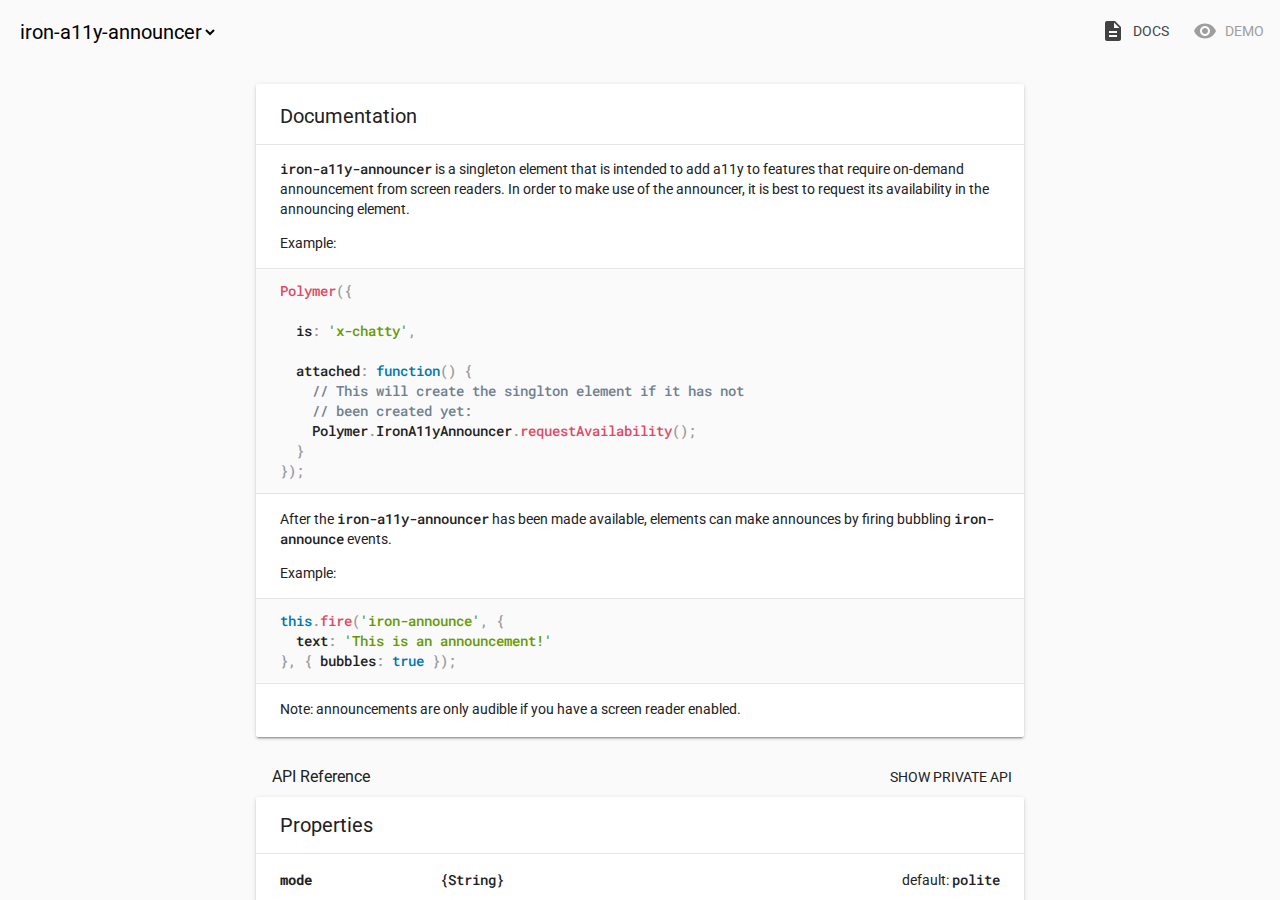
<file: app/bower_components/iron-a11y-announcer/index.html>
<!doctype html>
<!--
@license
Copyright (c) 2015 The Polymer Project Authors. All rights reserved.
This code may only be used under the BSD style license found at http://polymer.github.io/LICENSE.txt
The complete set of authors may be found at http://polymer.github.io/AUTHORS.txt
The complete set of contributors may be found at http://polymer.github.io/CONTRIBUTORS.txt
Code distributed by Google as part of the polymer project is also
subject to an additional IP rights grant found at http://polymer.github.io/PATENTS.txt
-->

<html>
<head>

  <title>iron-a11y-announcer</title>
  <meta charset="utf-8">
  <meta name="viewport" content="width=device-width, initial-scale=1.0">

  <script src="../webcomponentsjs/webcomponents-lite.js"></script>
  <link rel="import" href="../iron-component-page/iron-component-page.html">

</head>
<body>

  <iron-component-page></iron-component-page>

</body>
</html>
</file>
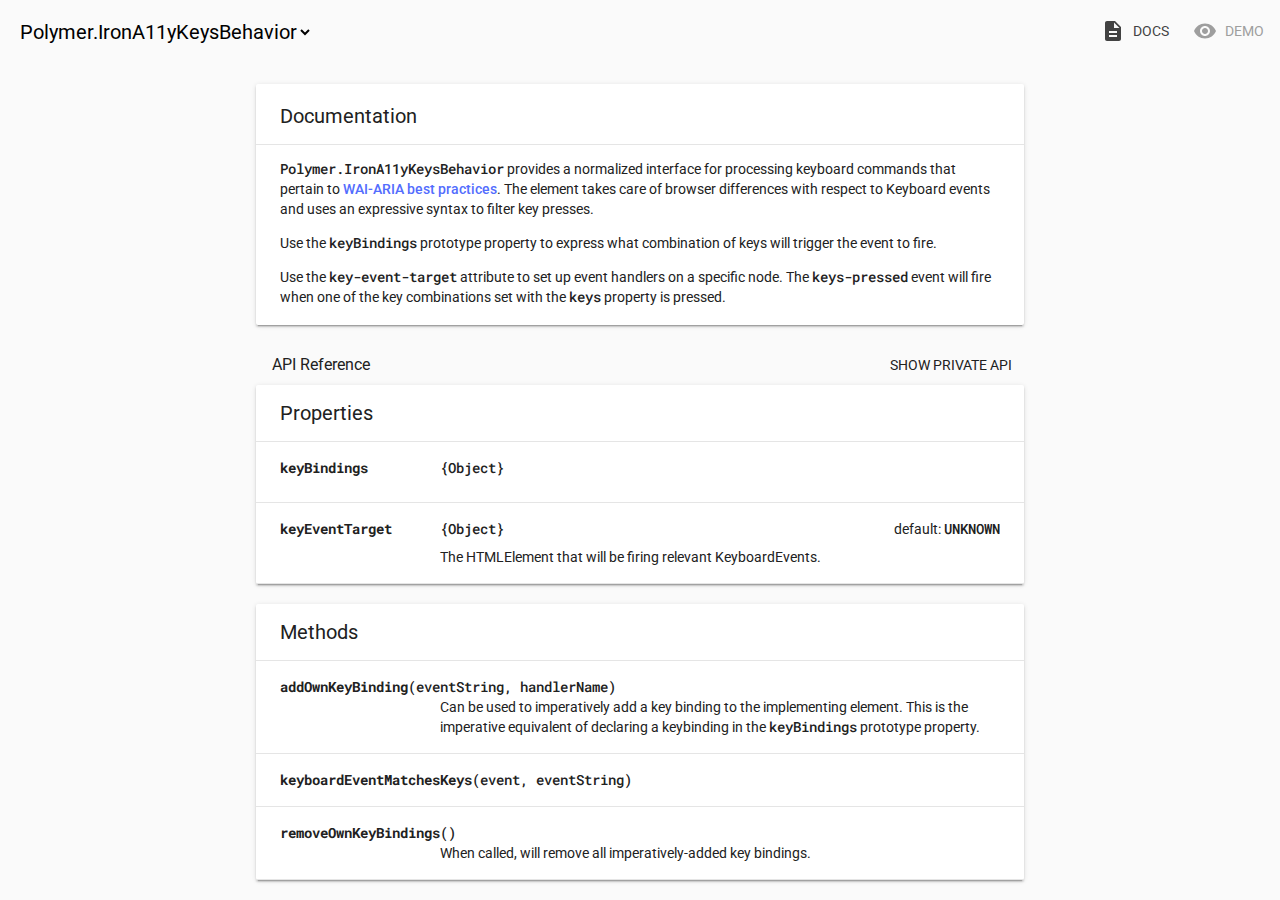
<file: app/bower_components/iron-a11y-keys-behavior/index.html>
<!doctype html>
<!--
@license
Copyright (c) 2015 The Polymer Project Authors. All rights reserved.
This code may only be used under the BSD style license found at http://polymer.github.io/LICENSE
The complete set of authors may be found at http://polymer.github.io/AUTHORS
The complete set of contributors may be found at http://polymer.github.io/CONTRIBUTORS
Code distributed by Google as part of the polymer project is also
subject to an additional IP rights grant found at http://polymer.github.io/PATENTS
-->
<html>
<head>

  <title>iron-a11y-keys-behavior</title>
  <script src="../webcomponentsjs/webcomponents-lite.js"></script>
  <link rel="import" href="../iron-component-page/iron-component-page.html">

</head>
<body>

  <iron-component-page></iron-component-page>

</body>
</html>
</file>
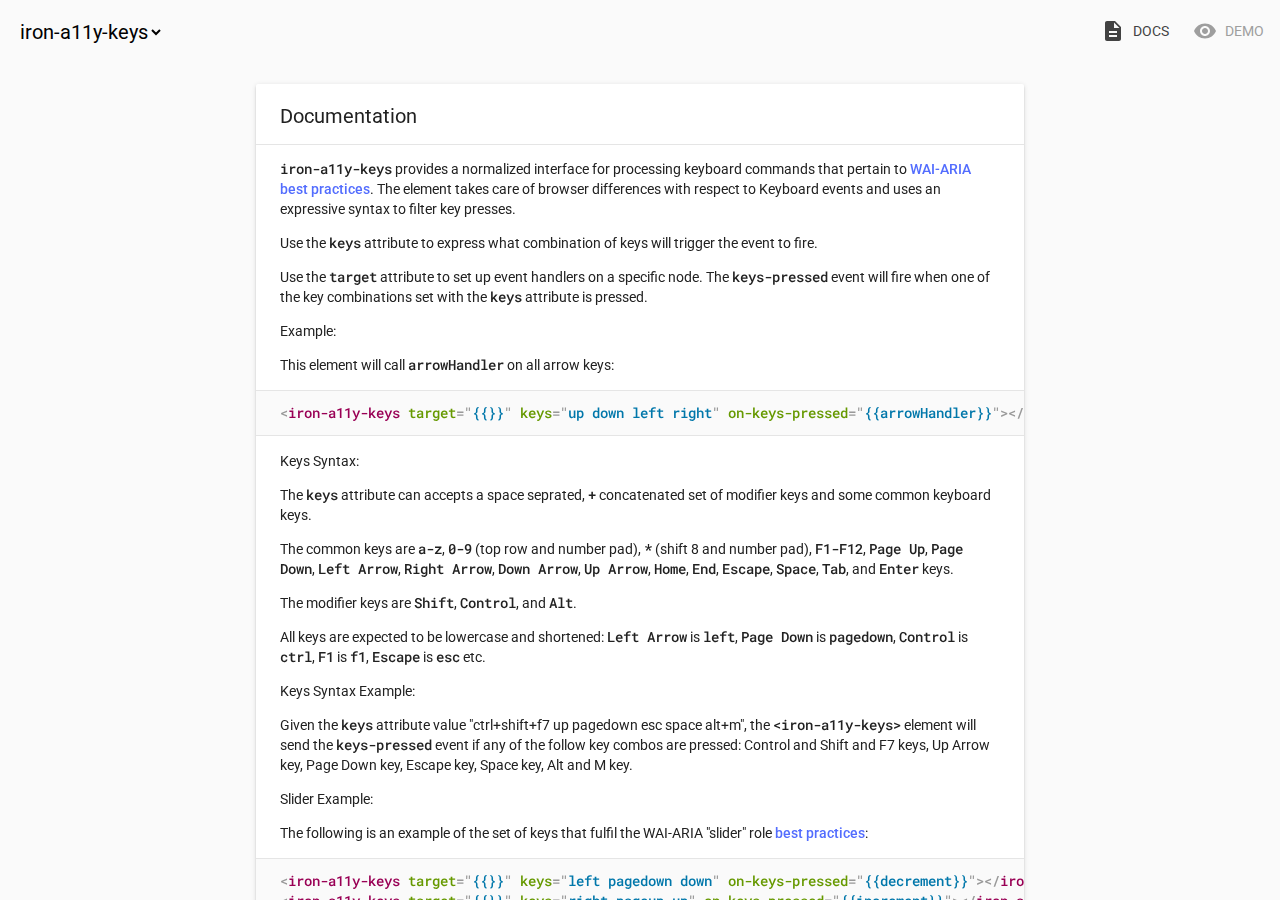
<file: app/bower_components/iron-a11y-keys/index.html>
<!doctype html>
<!--
@license
Copyright (c) 2015 The Polymer Project Authors. All rights reserved.
This code may only be used under the BSD style license found at http://polymer.github.io/LICENSE
The complete set of authors may be found at http://polymer.github.io/AUTHORS
The complete set of contributors may be found at http://polymer.github.io/CONTRIBUTORS
Code distributed by Google as part of the polymer project is also
subject to an additional IP rights grant found at http://polymer.github.io/PATENTS
-->
<html>
<head>

  <title>iron-a11y-keys</title>
  <script src="../webcomponentsjs/webcomponents-lite.js"></script>
  <link rel="import" href="../iron-component-page/iron-component-page.html">

</head>
<body>

  <iron-component-page></iron-component-page>

</body>
</html>
</file>
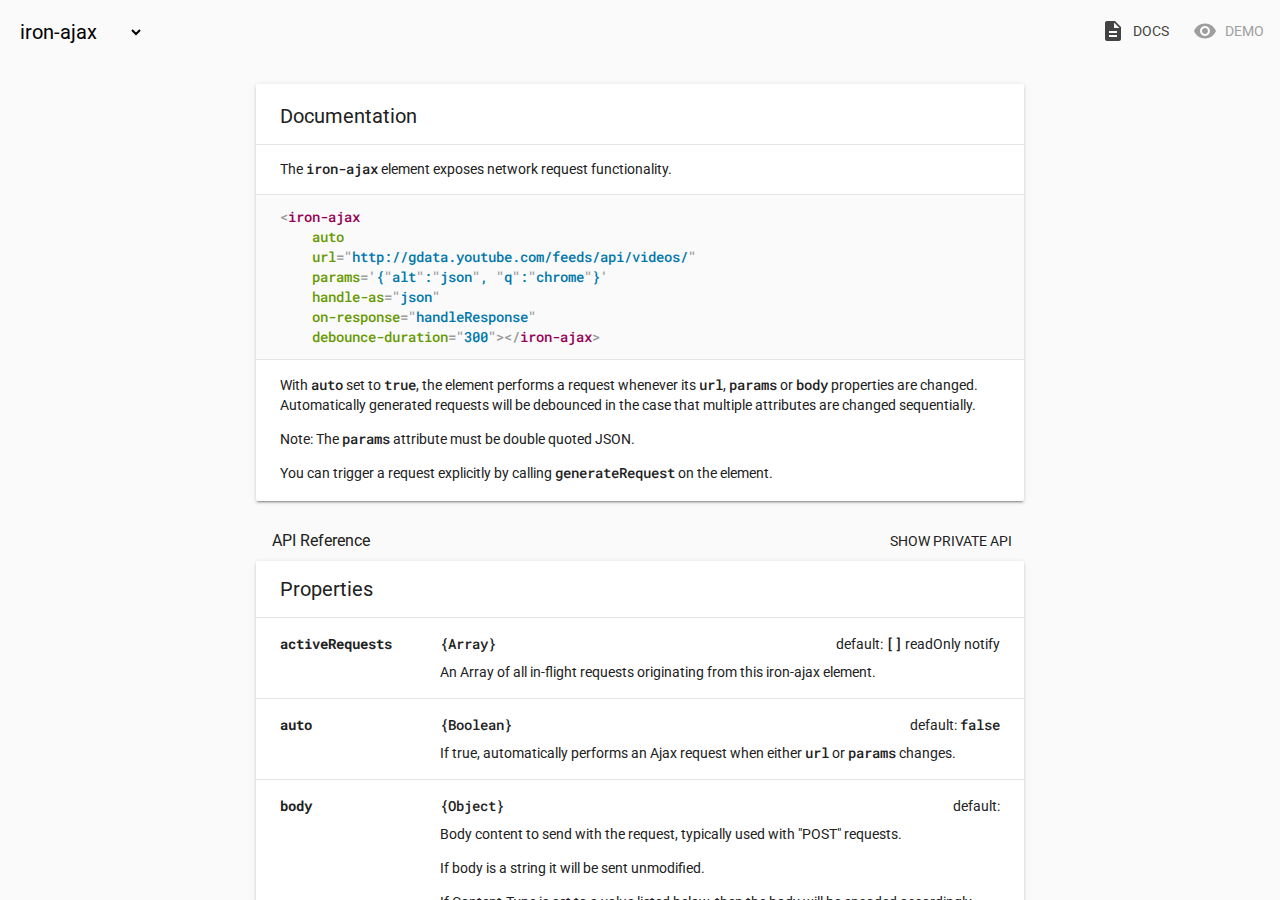
<file: app/bower_components/iron-ajax/index.html>
<!doctype html>
<!--
Copyright (c) 2015 The Polymer Project Authors. All rights reserved.
This code may only be used under the BSD style license found at http://polymer.github.io/LICENSE
The complete set of authors may be found at http://polymer.github.io/AUTHORS
The complete set of contributors may be found at http://polymer.github.io/CONTRIBUTORS
Code distributed by Google as part of the polymer project is also
subject to an additional IP rights grant found at http://polymer.github.io/PATENTS
-->
<html>
<head>

  <title>iron-ajax</title>
  <meta charset="utf-8">
  <meta name="viewport" content="width=device-width, initial-scale=1.0">

  <script src="../webcomponentsjs/webcomponents-lite.js"></script>
  <link rel="import" href="../iron-component-page/iron-component-page.html">

</head>
<body>

  <iron-component-page></iron-component-page>

</body>
</html>
</file>
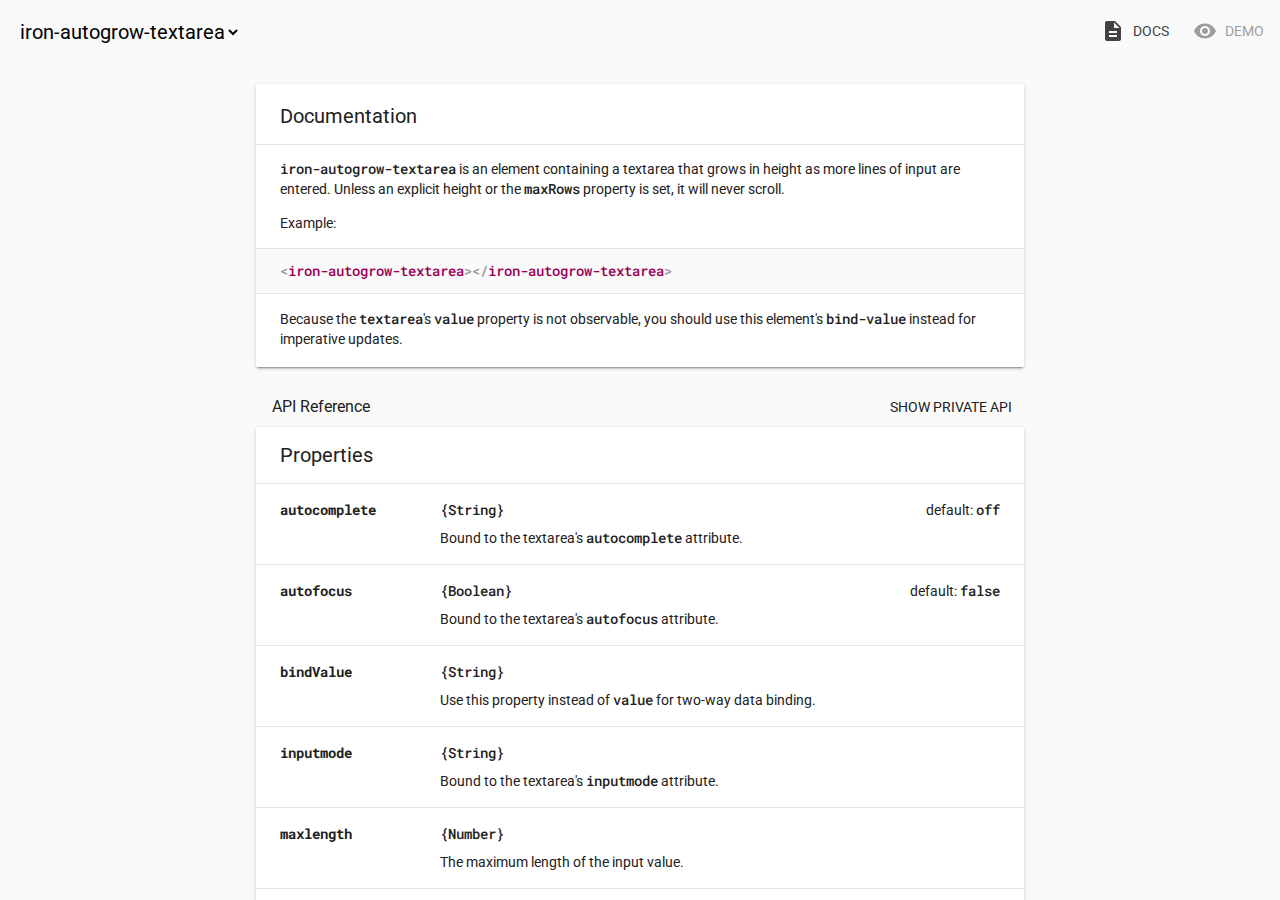
<file: app/bower_components/iron-autogrow-textarea/index.html>
<!doctype html>
<!--
@license
Copyright (c) 2015 The Polymer Project Authors. All rights reserved.
This code may only be used under the BSD style license found at http://polymer.github.io/LICENSE.txt
The complete set of authors may be found at http://polymer.github.io/AUTHORS.txt
The complete set of contributors may be found at http://polymer.github.io/CONTRIBUTORS.txt
Code distributed by Google as part of the polymer project is also
subject to an additional IP rights grant found at http://polymer.github.io/PATENTS.txt
-->
<html>
  <head>

    <meta charset="utf-8">
    <meta name="viewport" content="width=device-width, minimum-scale=1.0, initial-scale=1.0, user-scalable=yes">

    <title>iron-autogrow-textarea</title>

    <script src="../webcomponentsjs/webcomponents-lite.js"></script>

    <link rel="import" href="../polymer/polymer.html">
    <link rel="import" href="../iron-component-page/iron-component-page.html">

  </head>
  <body>

    <iron-component-page></iron-component-page>

  </body>
</html>
</file>
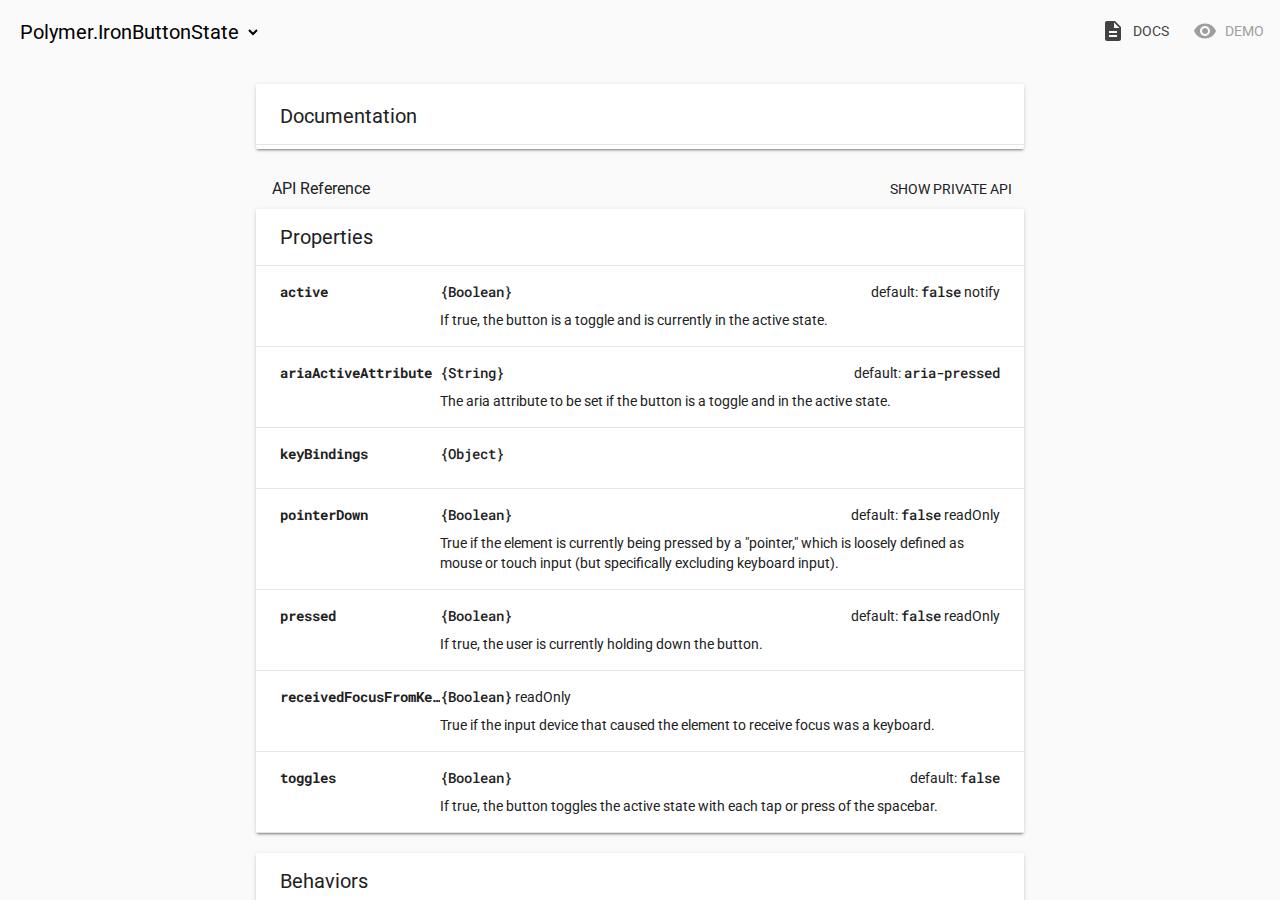
<file: app/bower_components/iron-behaviors/index.html>
<!doctype html>
<!--
@license
Copyright (c) 2015 The Polymer Project Authors. All rights reserved.
This code may only be used under the BSD style license found at http://polymer.github.io/LICENSE.txt
The complete set of authors may be found at http://polymer.github.io/AUTHORS.txt
The complete set of contributors may be found at http://polymer.github.io/CONTRIBUTORS.txt
Code distributed by Google as part of the polymer project is also
subject to an additional IP rights grant found at http://polymer.github.io/PATENTS.txt
-->
<html>
<head>

  <title>Iron Behaviors</title>
  <meta charset="utf-8">
  <meta name="viewport" content="width=device-width, initial-scale=1.0">

  <script src="../webcomponentsjs/webcomponents-lite.js"></script>
  <link rel="import" href="../iron-component-page/iron-component-page.html">

</head>
<body>

  <iron-component-page src="iron-button-state.html"></iron-component-page>

</body>
</html>
</file>
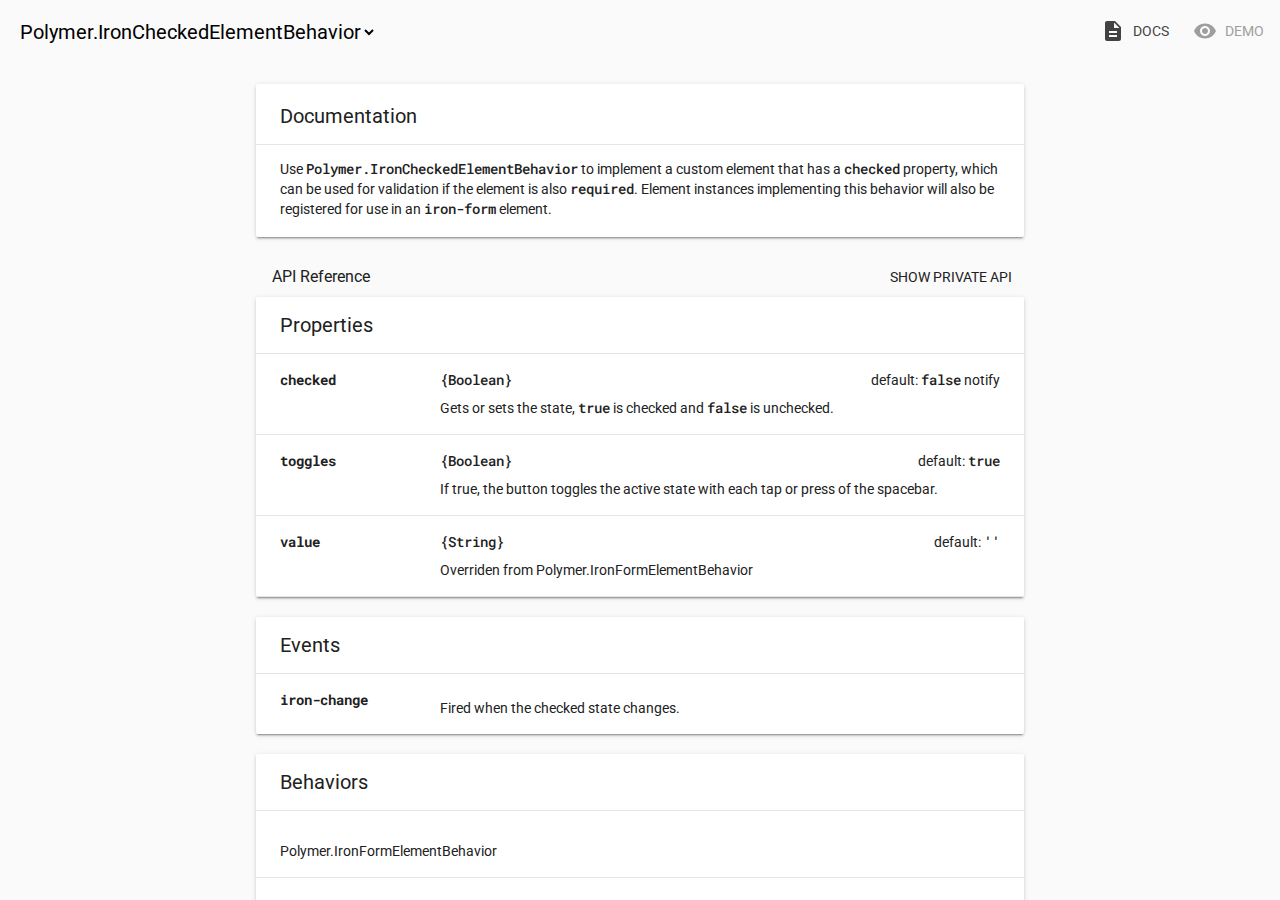
<file: app/bower_components/iron-checked-element-behavior/index.html>
<!doctype html>
<!--
@license
Copyright (c) 2015 The Polymer Project Authors. All rights reserved.
This code may only be used under the BSD style license found at http://polymer.github.io/LICENSE.txt
The complete set of authors may be found at http://polymer.github.io/AUTHORS.txt
The complete set of contributors may be found at http://polymer.github.io/CONTRIBUTORS.txt
Code distributed by Google as part of the polymer project is also
subject to an additional IP rights grant found at http://polymer.github.io/PATENTS.txt
-->
<html>
<head>

  <meta charset="utf-8">
  <meta name="viewport" content="width=device-width, minimum-scale=1.0, initial-scale=1.0, user-scalable=yes">

  <title>iron-checked-element-behavior</title>

  <script src="../webcomponentsjs/webcomponents-lite.js"></script>

  <link rel="import" href="../polymer/polymer.html">
  <link rel="import" href="../iron-component-page/iron-component-page.html">

</head>
<body>

  <iron-component-page></iron-component-page>

</body>
</html>
</file>
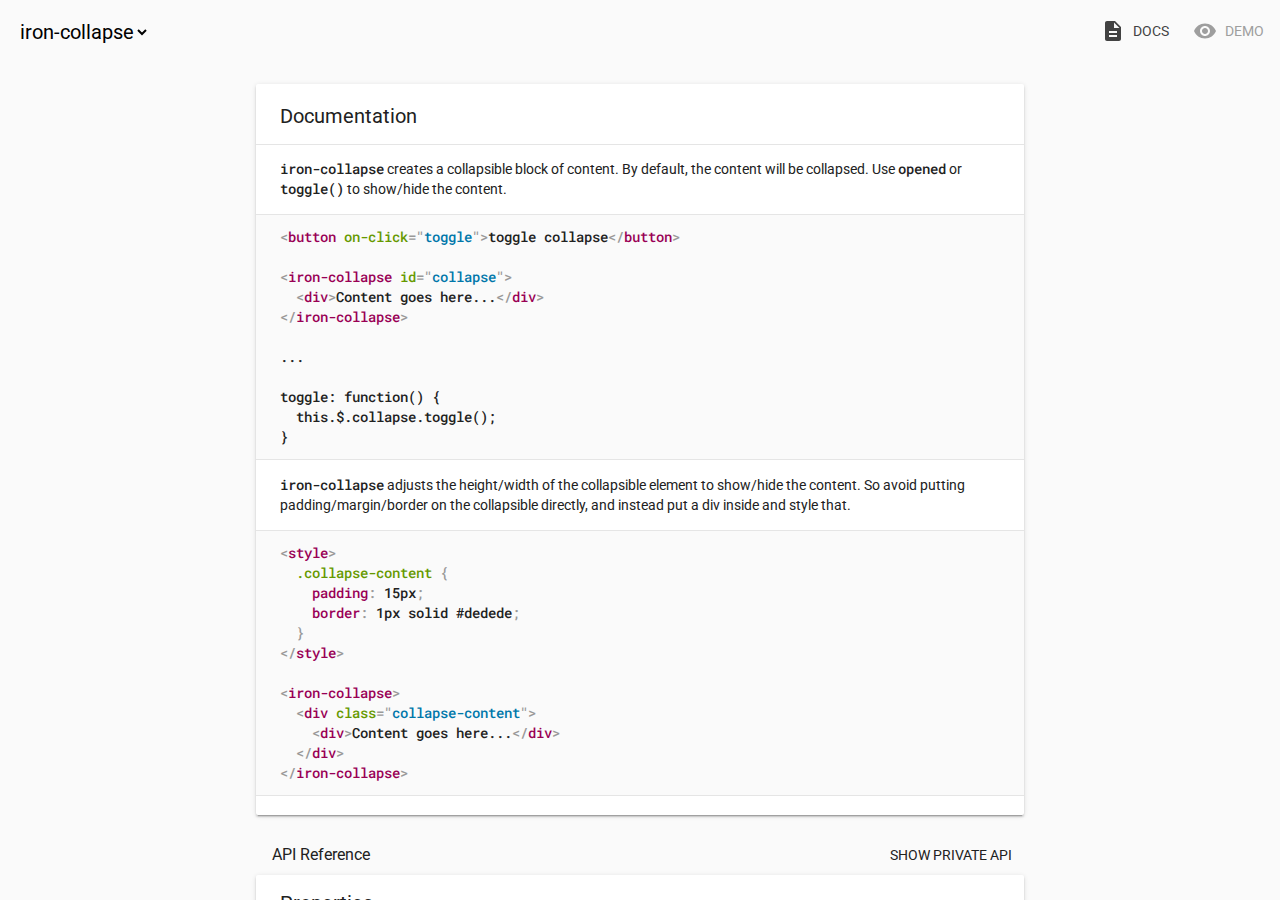
<file: app/bower_components/iron-collapse/index.html>
<!doctype html>
<!--
@license
Copyright (c) 2015 The Polymer Project Authors. All rights reserved.
This code may only be used under the BSD style license found at http://polymer.github.io/LICENSE.txt
The complete set of authors may be found at http://polymer.github.io/AUTHORS.txt
The complete set of contributors may be found at http://polymer.github.io/CONTRIBUTORS.txt
Code distributed by Google as part of the polymer project is also
subject to an additional IP rights grant found at http://polymer.github.io/PATENTS.txt
-->

<html>
  <head>

    <meta charset="utf-8">
    <meta name="viewport" content="width=device-width, minimum-scale=1.0, initial-scale=1.0, user-scalable=yes">

    <title>iron-collapse</title>

    <script src="../webcomponentsjs/webcomponents-lite.js"></script>

    <link rel="import" href="../polymer/polymer.html">
    <link rel="import" href="../iron-component-page/iron-component-page.html">

  </head>
  <body>

    <iron-component-page></iron-component-page>

  </body>
</html>
</file>
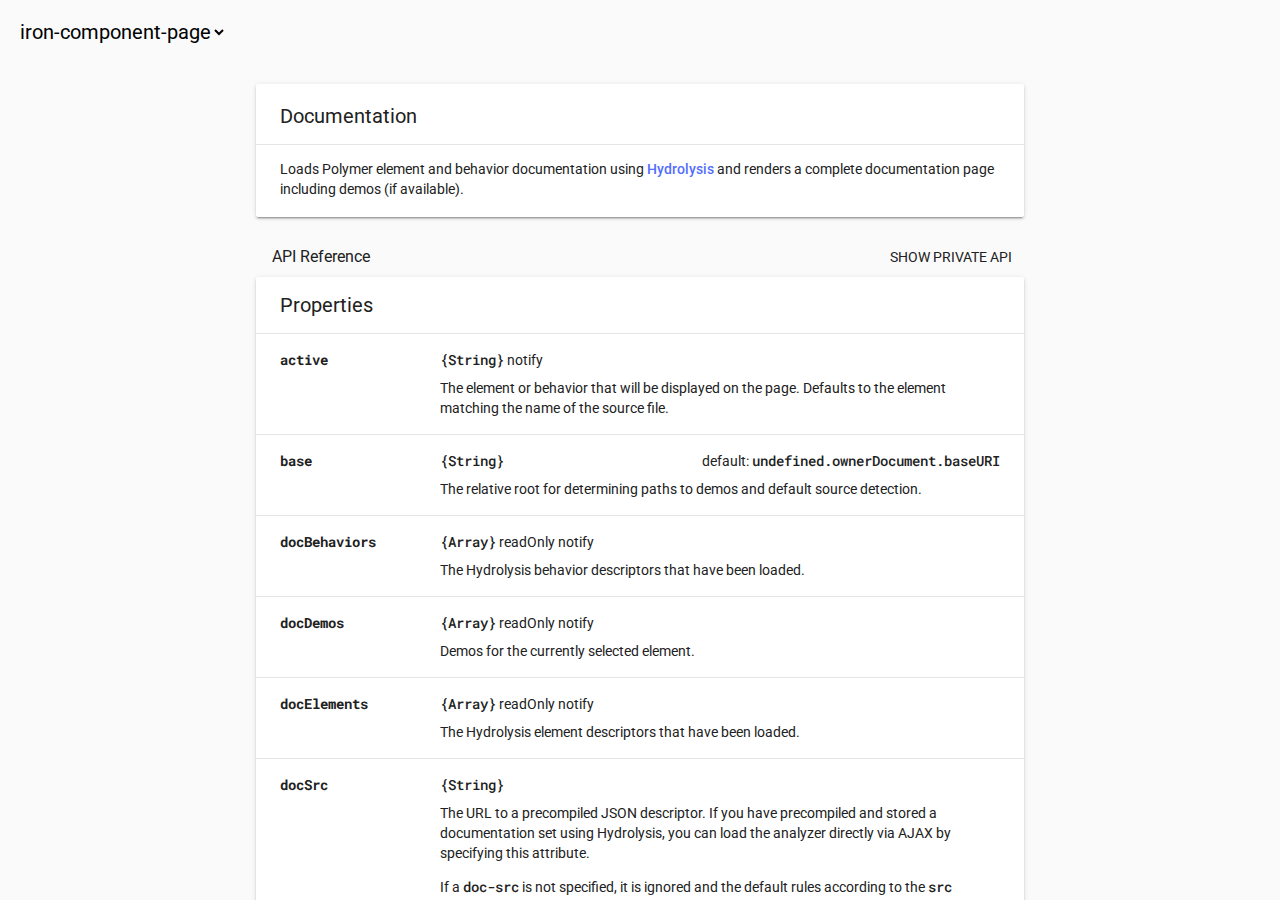
<file: app/bower_components/iron-component-page/index.html>
<!doctype html>
<!--
@license
Copyright (c) 2015 The Polymer Project Authors. All rights reserved.
This code may only be used under the BSD style license found at http://polymer.github.io/LICENSE
The complete set of authors may be found at http://polymer.github.io/AUTHORS
The complete set of contributors may be found at http://polymer.github.io/CONTRIBUTORS
Code distributed by Google as part of the polymer project is also
subject to an additional IP rights grant found at http://polymer.github.io/PATENTS
-->
<html>
<head>

  <meta charset="utf-8">
  <meta name="viewport" content="width=device-width, initial-scale=1.0">

  <script src="../webcomponentsjs/webcomponents-lite.js"></script>
  <link rel="import" href="../iron-component-page/iron-component-page.html">
</head>
<body>

  <iron-component-page></iron-component-page>

</body>
</html>
</file>
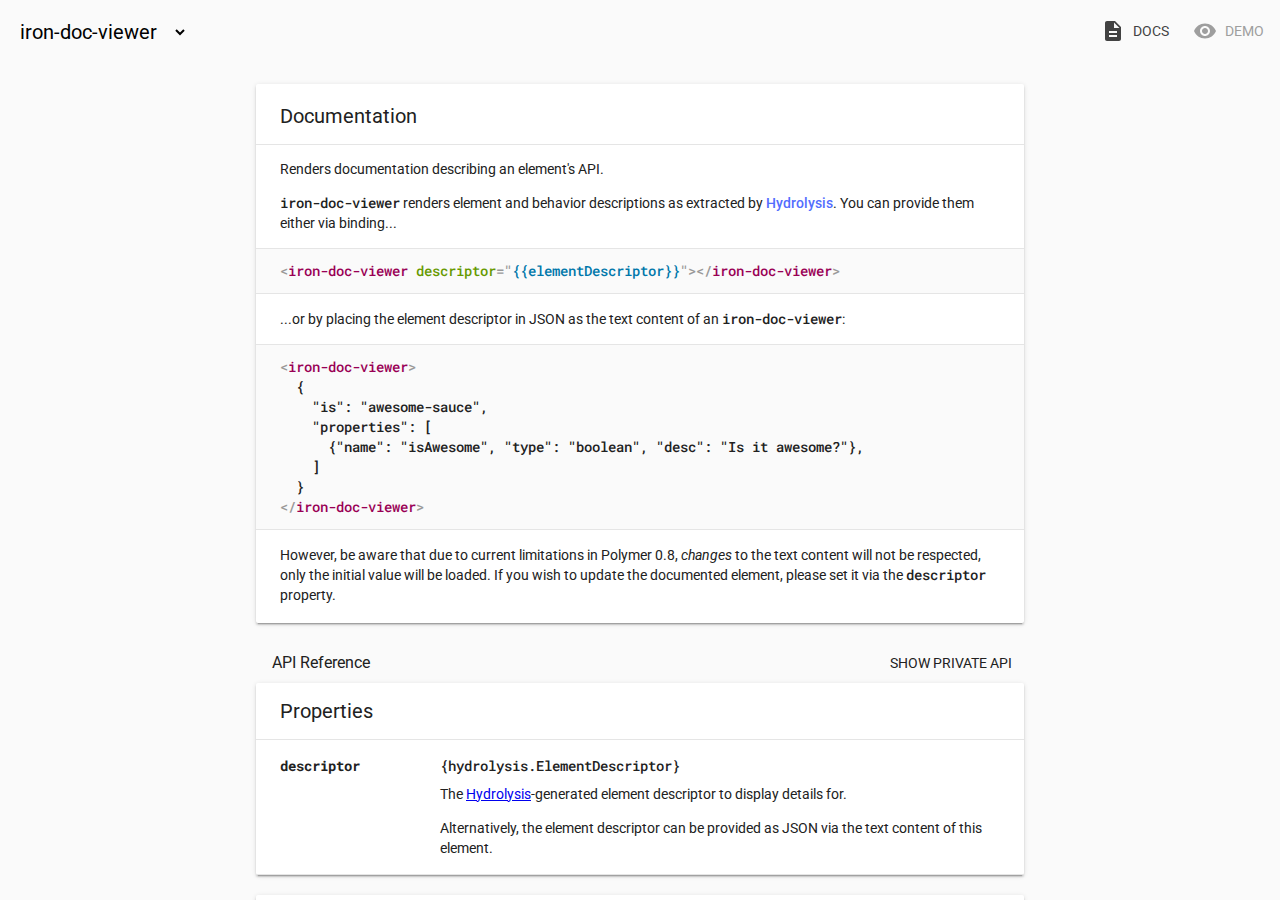
<file: app/bower_components/iron-doc-viewer/index.html>
<!doctype html>
<!--
Copyright (c) 2014 The Polymer Project Authors. All rights reserved.
This code may only be used under the BSD style license found at http://polymer.github.io/LICENSE
The complete set of authors may be found at http://polymer.github.io/AUTHORS
The complete set of contributors may be found at http://polymer.github.io/CONTRIBUTORS
Code distributed by Google as part of the polymer project is also
subject to an additional IP rights grant found at http://polymer.github.io/PATENTS
-->
<html>
<head>

  <meta charset="utf-8">
  <meta name="viewport" content="width=device-width, initial-scale=1.0">

  <script src="../webcomponentsjs/webcomponents-lite.js"></script>
  <link rel="import" href="../iron-component-page/iron-component-page.html">

</head>
<body>

  <iron-component-page></iron-component-page>

</body>
</html>
</file>
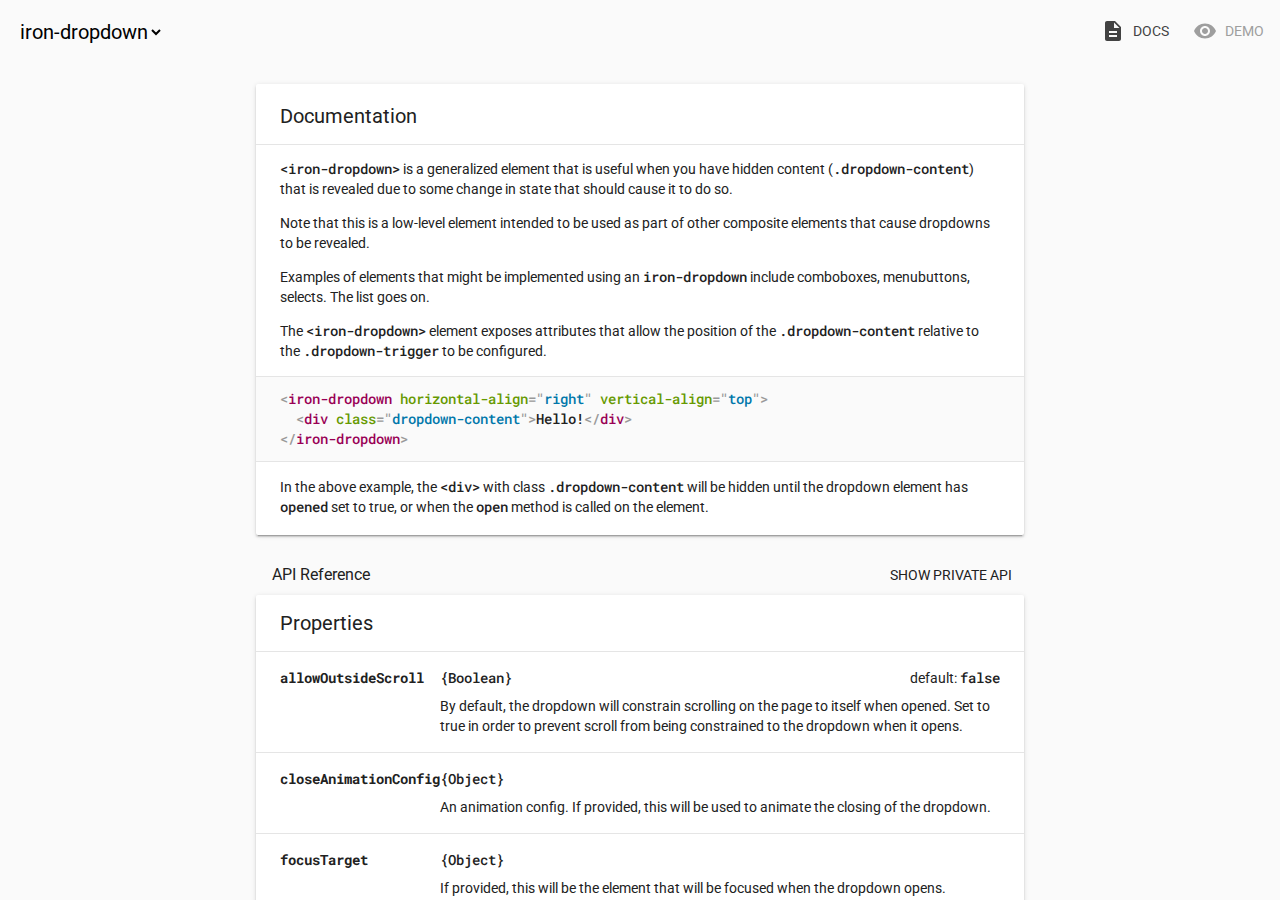
<file: app/bower_components/iron-dropdown/index.html>
<!doctype html>
<!--
@license
Copyright (c) 2015 The Polymer Project Authors. All rights reserved.
This code may only be used under the BSD style license found at http://polymer.github.io/LICENSE
The complete set of authors may be found at http://polymer.github.io/AUTHORS
The complete set of contributors may be found at http://polymer.github.io/CONTRIBUTORS
Code distributed by Google as part of the polymer project is also
subject to an additional IP rights grant found at http://polymer.github.io/PATENTS
-->
<html>
<head>

  <title>iron-dropdown</title>
  <script src="../webcomponentsjs/webcomponents-lite.js"></script>
  <link rel="import" href="../iron-component-page/iron-component-page.html">

</head>
<body>

  <iron-component-page></iron-component-page>

</body>
</html>
</file>
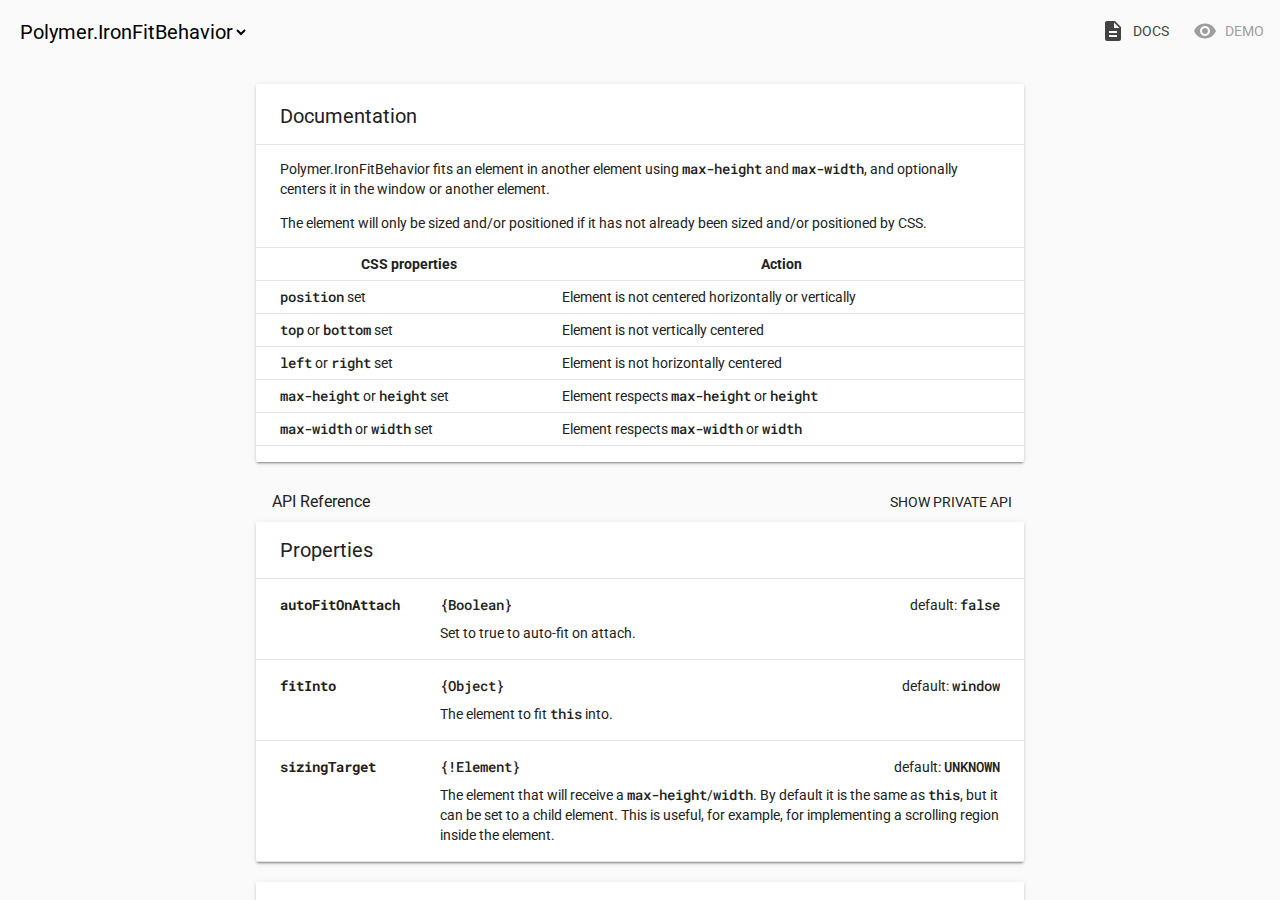
<file: app/bower_components/iron-fit-behavior/index.html>
<!doctype html>
<!--
@license
Copyright (c) 2015 The Polymer Project Authors. All rights reserved.
This code may only be used under the BSD style license found at http://polymer.github.io/LICENSE.txt
The complete set of authors may be found at http://polymer.github.io/AUTHORS.txt
The complete set of contributors may be found at http://polymer.github.io/CONTRIBUTORS.txt
Code distributed by Google as part of the polymer project is also
subject to an additional IP rights grant found at http://polymer.github.io/PATENTS.txt
-->
<html>
<head>

  <meta charset="utf-8">
  <meta name="viewport" content="width=device-width, minimum-scale=1.0, initial-scale=1.0, user-scalable=yes">

  <title>iron-fit-behavior</title>

  <script src="../webcomponentsjs/webcomponents-lite.js"></script>

  <link rel="import" href="../polymer/polymer.html">
  <link rel="import" href="../iron-component-page/iron-component-page.html">

</head>
<body>

  <iron-component-page></iron-component-page>

</body>
</html>
</file>
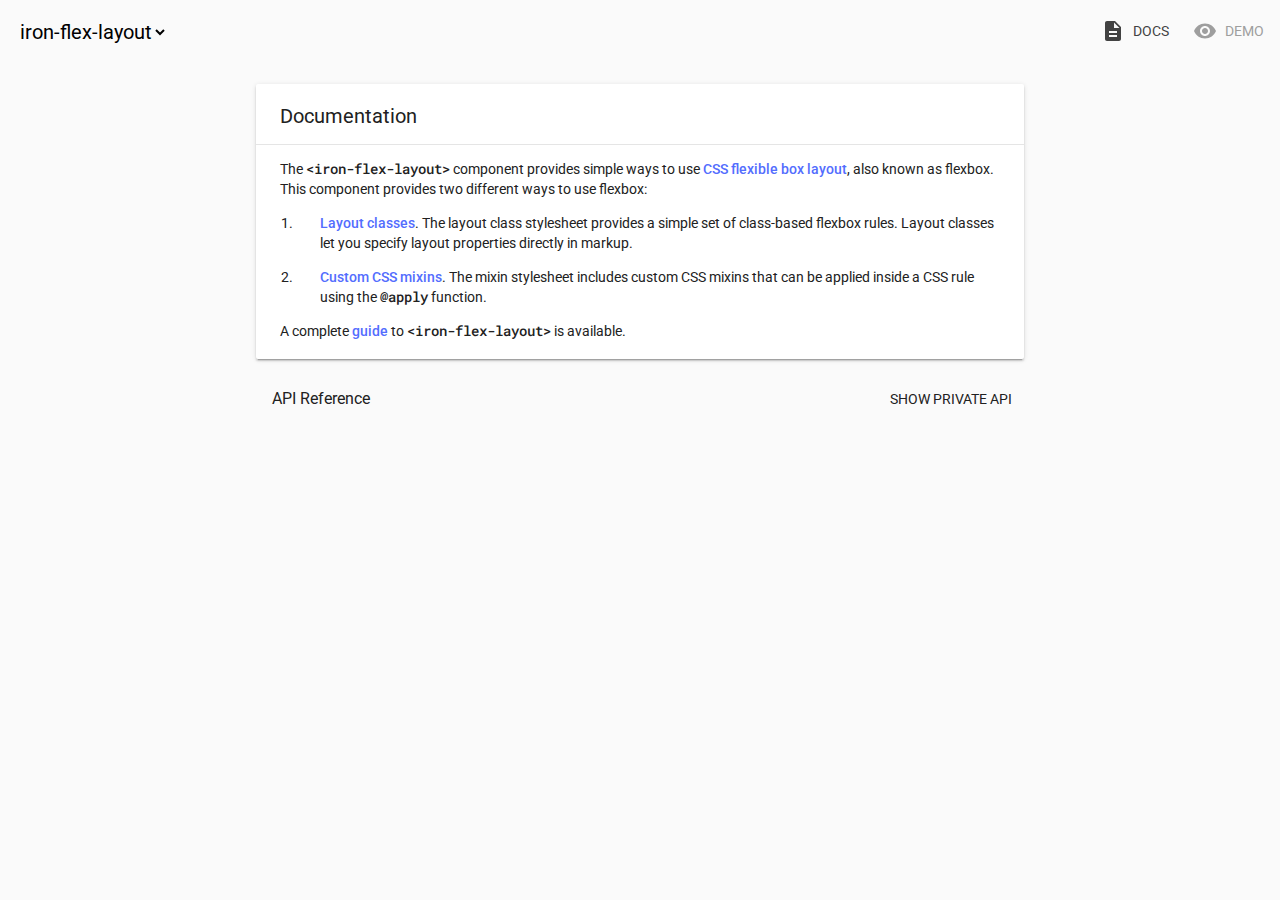
<file: app/bower_components/iron-flex-layout/index.html>
<!doctype html>
<!--
@license
Copyright (c) 2015 The Polymer Project Authors. All rights reserved.
This code may only be used under the BSD style license found at http://polymer.github.io/LICENSE
The complete set of authors may be found at http://polymer.github.io/AUTHORS
The complete set of contributors may be found at http://polymer.github.io/CONTRIBUTORS
Code distributed by Google as part of the polymer project is also
subject to an additional IP rights grant found at http://polymer.github.io/PATENTS
-->
<html>
<head>

  <title>iron-flex-layout</title>
  <script src="../webcomponentsjs/webcomponents-lite.js"></script>
  <link rel="import" href="../iron-component-page/iron-component-page.html">

</head>
<body>

  <iron-component-page></iron-component-page>

</body>
</html>
</file>
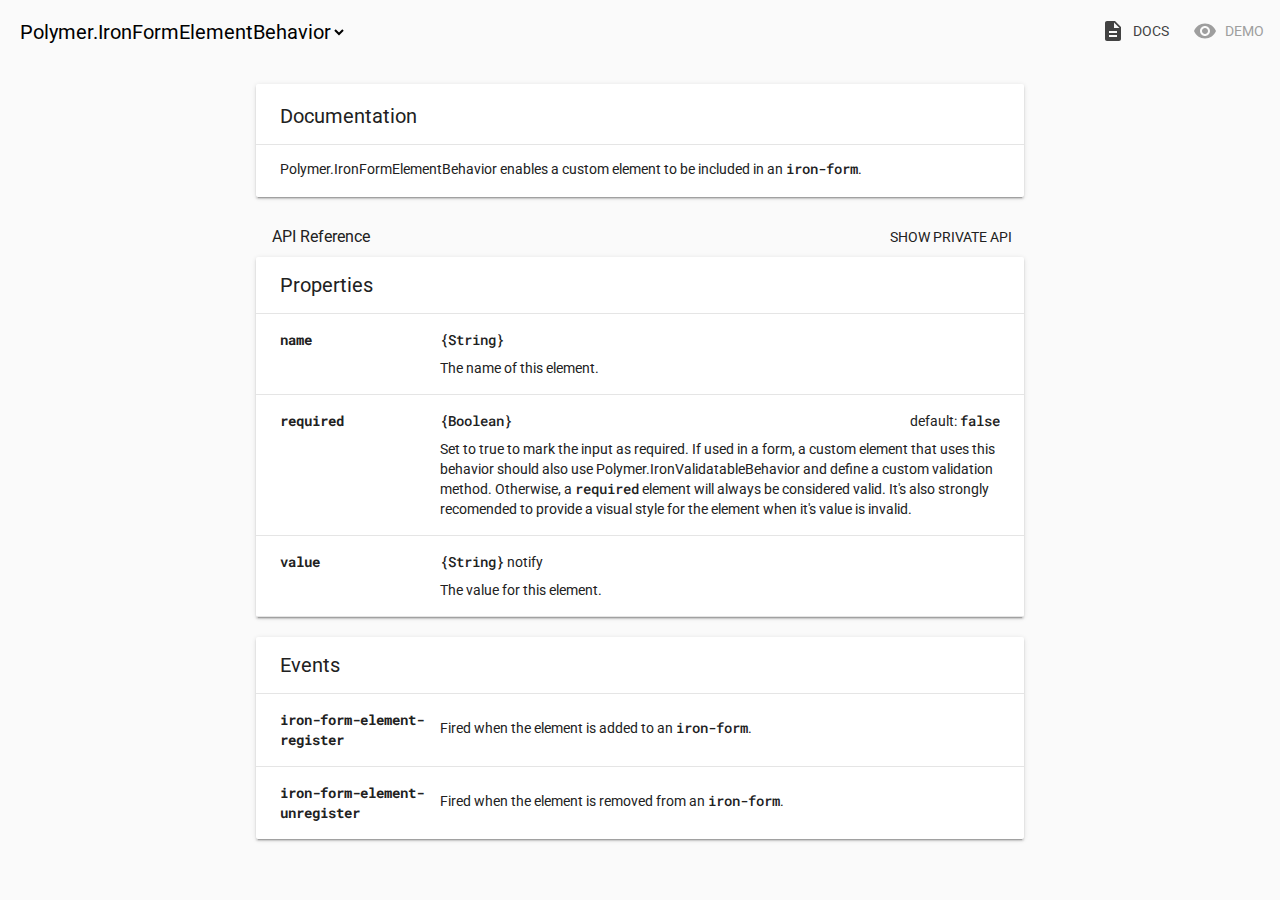
<file: app/bower_components/iron-form-element-behavior/index.html>
<!doctype html>
<!--
@license
Copyright (c) 2015 The Polymer Project Authors. All rights reserved.
This code may only be used under the BSD style license found at http://polymer.github.io/LICENSE.txt
The complete set of authors may be found at http://polymer.github.io/AUTHORS.txt
The complete set of contributors may be found at http://polymer.github.io/CONTRIBUTORS.txt
Code distributed by Google as part of the polymer project is also
subject to an additional IP rights grant found at http://polymer.github.io/PATENTS.txt
-->
<html>
<head>

  <meta charset="utf-8">
  <meta name="viewport" content="width=device-width, minimum-scale=1.0, initial-scale=1.0, user-scalable=yes">

  <title>iron-form-element-behavior</title>

  <script src="../webcomponentsjs/webcomponents-lite.js"></script>

  <link rel="import" href="../polymer/polymer.html">
  <link rel="import" href="../iron-component-page/iron-component-page.html">

</head>
<body>

  <iron-component-page></iron-component-page>

</body>
</html>
</file>
